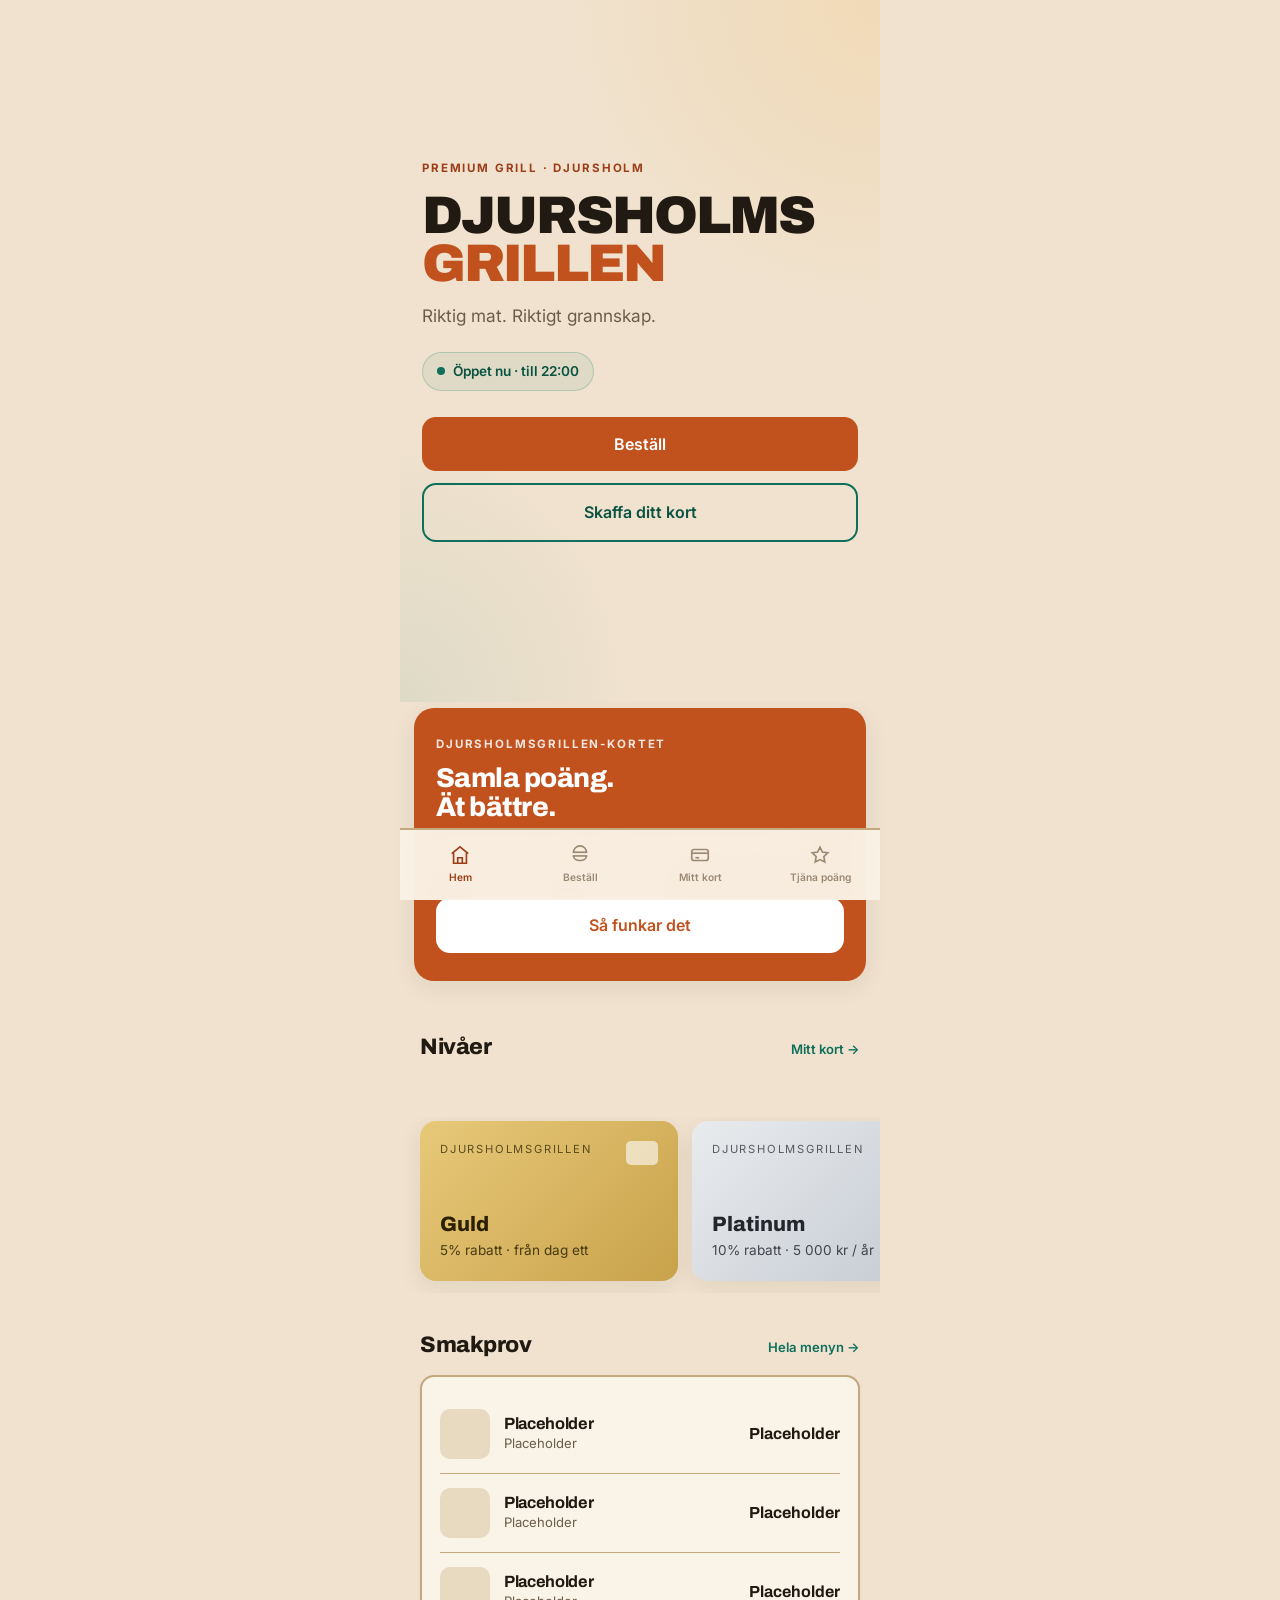
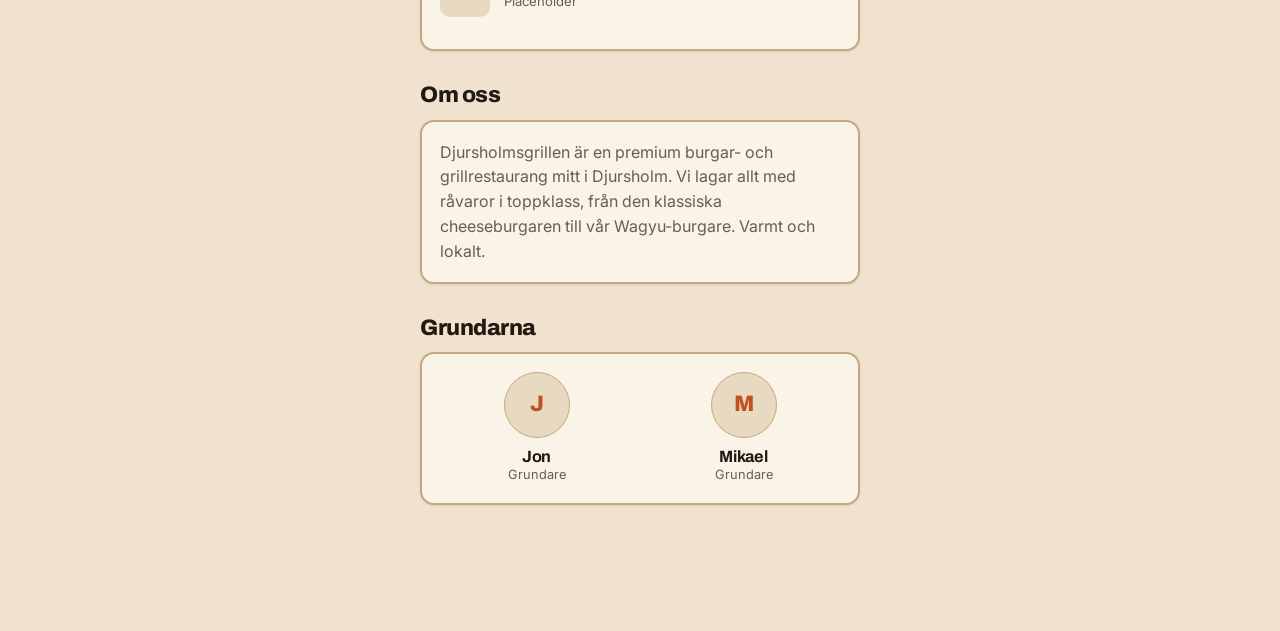
<file: index.html>
<!DOCTYPE html>
<html lang="sv">
<head>
  <meta charset="UTF-8" />
  <meta name="viewport" content="width=device-width, initial-scale=1.0, viewport-fit=cover" />
  <meta name="theme-color" content="#f0e2ce" />
  <title>Djursholmsgrillen</title>
  <link rel="preconnect" href="https://fonts.googleapis.com" />
  <link rel="preconnect" href="https://fonts.gstatic.com" crossorigin />
  <link rel="stylesheet" href="css/styles.css" />
</head>
<body>

  <!-- falling sakura petals -->
  <div class="petals" id="petals"></div>

  <!-- ============ HERO ============ -->
  <header class="hero">
    <!-- sakura branch decoration -->
    <svg class="sakura-branch" viewBox="0 0 200 200" fill="none" xmlns="http://www.w3.org/2000/svg" aria-hidden="true">
      <path d="M200 8 C150 22 120 40 96 74 C80 96 70 122 66 150" stroke="#5a3a48" stroke-width="3" stroke-linecap="round"/>
      <path d="M150 30 C140 44 132 52 118 58" stroke="#5a3a48" stroke-width="2.4" stroke-linecap="round"/>
      <path d="M104 66 C112 54 122 48 138 46" stroke="#5a3a48" stroke-width="2.2" stroke-linecap="round"/>
      <g fill="#ff8fb4">
        <g transform="translate(184,10)"><circle r="4" cx="0" cy="-7"/><circle r="4" cx="6.7" cy="-2.2"/><circle r="4" cx="4.1" cy="5.7"/><circle r="4" cx="-4.1" cy="5.7"/><circle r="4" cx="-6.7" cy="-2.2"/><circle r="3" cx="0" cy="0" fill="#ffd24d"/></g>
        <g transform="translate(150,30)"><circle r="4.5" cx="0" cy="-8"/><circle r="4.5" cx="7.6" cy="-2.5"/><circle r="4.5" cx="4.7" cy="6.5"/><circle r="4.5" cx="-4.7" cy="6.5"/><circle r="4.5" cx="-7.6" cy="-2.5"/><circle r="3.2" cx="0" cy="0" fill="#ffd24d"/></g>
        <g transform="translate(112,60)"><circle r="4.5" cx="0" cy="-8"/><circle r="4.5" cx="7.6" cy="-2.5"/><circle r="4.5" cx="4.7" cy="6.5"/><circle r="4.5" cx="-4.7" cy="6.5"/><circle r="4.5" cx="-7.6" cy="-2.5"/><circle r="3.2" cx="0" cy="0" fill="#ffd24d"/></g>
        <g transform="translate(90,92)"><circle r="5" cx="0" cy="-9"/><circle r="5" cx="8.6" cy="-2.8"/><circle r="5" cx="5.3" cy="7.3"/><circle r="5" cx="-5.3" cy="7.3"/><circle r="5" cx="-8.6" cy="-2.8"/><circle r="3.5" cx="0" cy="0" fill="#ffd24d"/></g>
        <g transform="translate(74,132)"><circle r="4" cx="0" cy="-7"/><circle r="4" cx="6.7" cy="-2.2"/><circle r="4" cx="4.1" cy="5.7"/><circle r="4" cx="-4.1" cy="5.7"/><circle r="4" cx="-6.7" cy="-2.2"/><circle r="2.8" cx="0" cy="0" fill="#ffd24d"/></g>
      </g>
    </svg>

    <div class="hero-eyebrow eyebrow">Premium grill · Djursholm</div>
    <h1 class="wordmark">
      Djursholms<span class="line-2">grillen</span>
    </h1>
    <p class="tagline">Riktig mat. Riktigt grannskap.</p>

    <div class="open-badge">
      <span class="dot"></span> Öppet nu · till 22:00
    </div>

    <div class="cta-stack">
      <a href="bestall.html" class="btn btn-primary">Beställ</a>
      <a href="mitt-kort.html" class="btn btn-ghost">Skaffa ditt kort</a>
    </div>

    <div class="scroll-cue">⌄</div>
  </header>

  <!-- ============ LOYALTY BAND ============ -->
  <section class="band reveal">
    <div class="eyebrow">Djursholmsgrillen-kortet</div>
    <h2>Samla poäng.<br />Ät bättre.</h2>
    <p>Varje köp ger poäng. Klättra i nivå, lås upp rabatter och belöningar för hela familjen.</p>
    <a href="tjana-poang.html" class="btn btn-primary">Så funkar det</a>
  </section>

  <main class="page">

    <!-- ============ TIER CARDS ============ -->
    <section class="section reveal">
      <div class="section-head">
        <h2>Nivåer</h2>
        <a href="mitt-kort.html">Mitt kort →</a>
      </div>
    </section>
  </main>

  <div class="tier-scroll reveal">
    <div class="tier-card guld">
      <div style="display:flex;justify-content:space-between;align-items:flex-start;">
        <div class="tier-brand">Djursholmsgrillen</div>
        <div class="chip"></div>
      </div>
      <div>
        <div class="tier-name">Guld</div>
        <div class="tier-disc">5% rabatt · från dag ett</div>
      </div>
    </div>
    <div class="tier-card platinum">
      <div style="display:flex;justify-content:space-between;align-items:flex-start;">
        <div class="tier-brand">Djursholmsgrillen</div>
        <div class="chip"></div>
      </div>
      <div>
        <div class="tier-name">Platinum</div>
        <div class="tier-disc">10% rabatt · 5 000 kr / år</div>
      </div>
    </div>
    <div class="tier-card black">
      <div style="display:flex;justify-content:space-between;align-items:flex-start;">
        <div class="tier-brand">Djursholmsgrillen</div>
        <div class="chip"></div>
      </div>
      <div>
        <div class="tier-name">Black</div>
        <div class="tier-disc">15% rabatt · 10 000 kr / år</div>
      </div>
    </div>
  </div>

  <main class="page" style="padding-top:8px;">

    <!-- ============ MENU TEASER ============ -->
    <section class="section reveal">
      <div class="section-head">
        <h2>Smakprov</h2>
        <a href="bestall.html">Hela menyn →</a>
      </div>
      <div class="card">
        <div class="menu-item">
          <div class="thumb"></div>
          <div class="info">
            <h3>Placeholder</h3>
            <p>Placeholder</p>
          </div>
          <div class="price">Placeholder</div>
        </div>
        <div class="menu-item">
          <div class="thumb"></div>
          <div class="info">
            <h3>Placeholder</h3>
            <p>Placeholder</p>
          </div>
          <div class="price">Placeholder</div>
        </div>
        <div class="menu-item">
          <div class="thumb"></div>
          <div class="info">
            <h3>Placeholder</h3>
            <p>Placeholder</p>
          </div>
          <div class="price">Placeholder</div>
        </div>
      </div>
    </section>

    <!-- ============ ABOUT ============ -->
    <section class="section reveal">
      <h2>Om oss</h2>
      <div class="card">
        <p class="muted">
          Djursholmsgrillen är en premium burgar- och grillrestaurang mitt i
          Djursholm. Vi lagar allt med råvaror i toppklass, från den klassiska
          cheeseburgaren till vår Wagyu-burgare. Varmt och lokalt.
        </p>
      </div>
    </section>

    <!-- ============ FOUNDERS ============ -->
    <section class="section reveal">
      <h2>Grundarna</h2>
      <div class="card">
        <div class="founders">
          <div class="founder">
            <div class="avatar">J</div>
            <h3>Jon</h3>
            <p class="muted" style="font-size:0.8rem;">Grundare</p>
          </div>
          <div class="founder">
            <div class="avatar">M</div>
            <h3>Mikael</h3>
            <p class="muted" style="font-size:0.8rem;">Grundare</p>
          </div>
        </div>
      </div>
    </section>

  </main>

  <script src="js/app.js"></script>
</body>
</html>
</file>
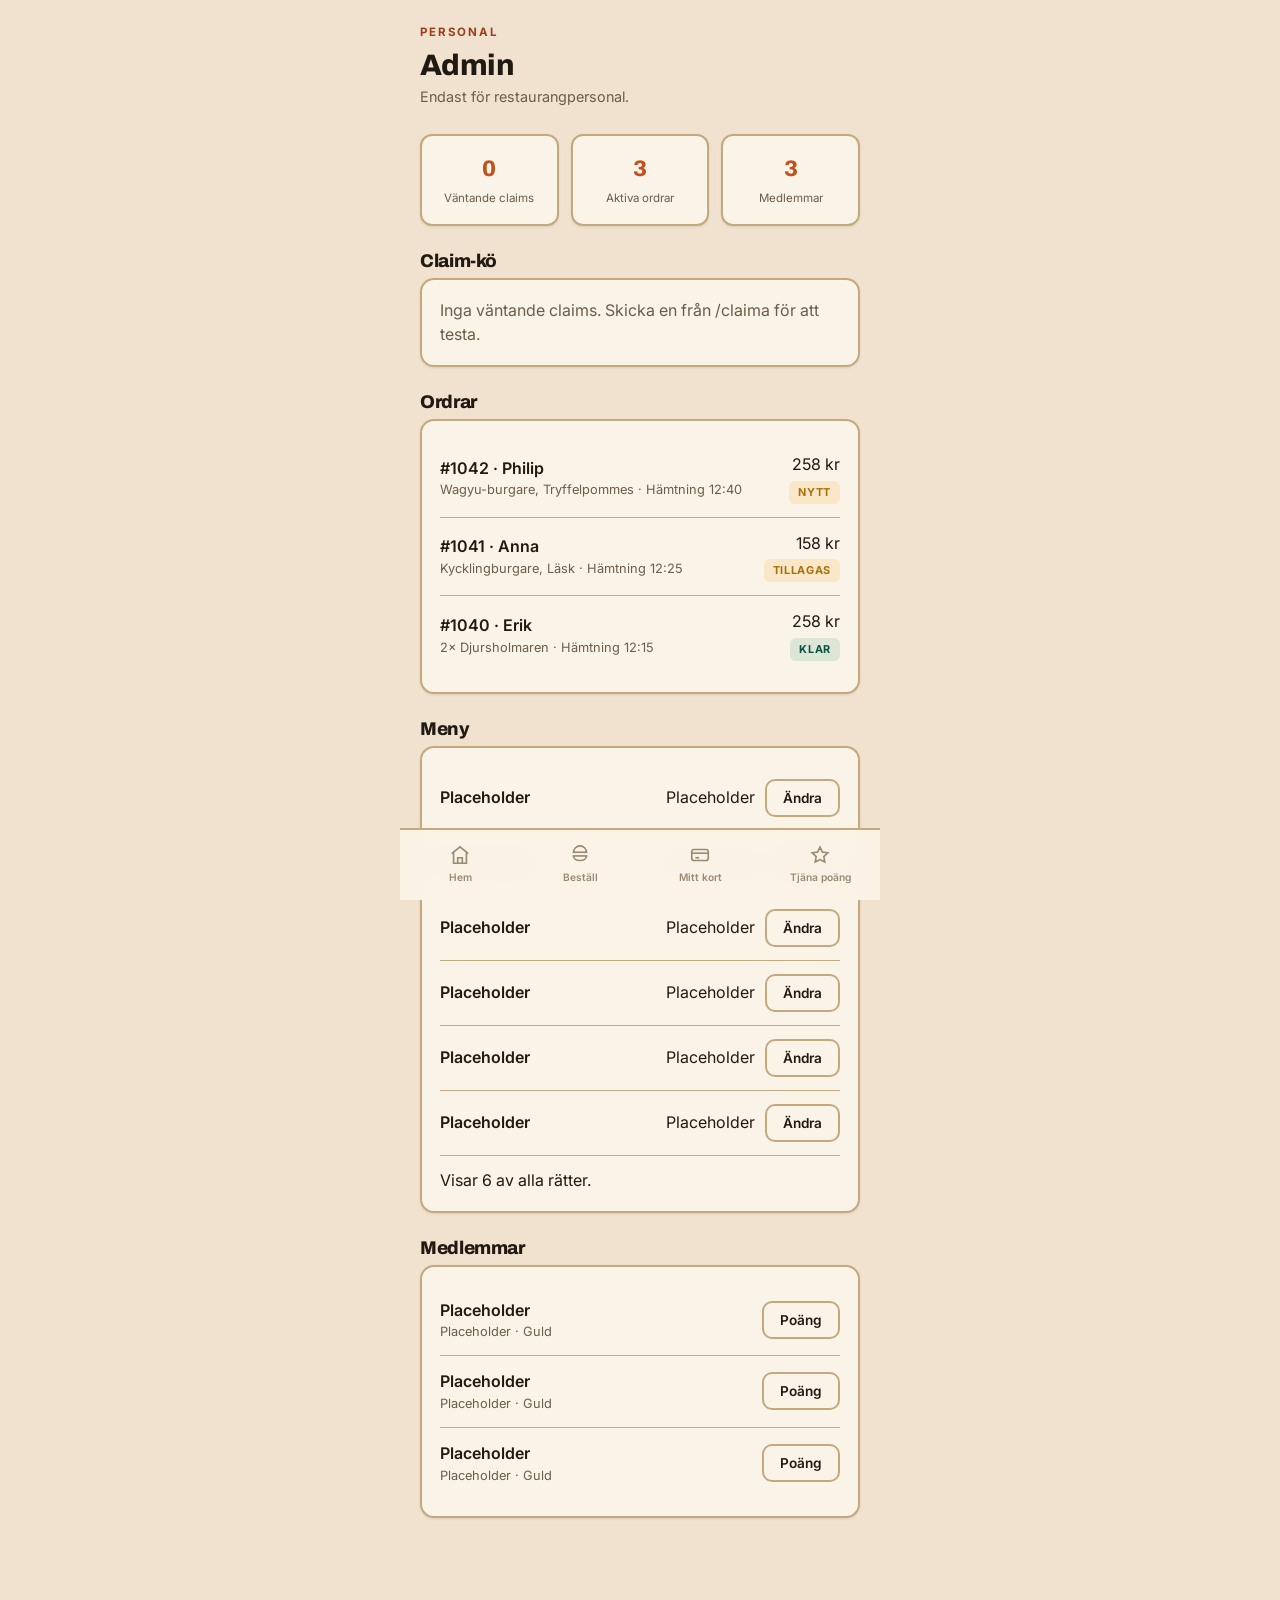
<file: admin.html>
<!DOCTYPE html>
<html lang="sv">
<head>
  <meta charset="UTF-8" />
  <meta name="viewport" content="width=device-width, initial-scale=1.0, viewport-fit=cover" />
  <meta name="theme-color" content="#0a0a0d" />
  <title>Admin · Djursholmsgrillen</title>
  <link rel="preconnect" href="https://fonts.googleapis.com" />
  <link rel="preconnect" href="https://fonts.gstatic.com" crossorigin />
  <link rel="stylesheet" href="css/styles.css" />
</head>
<body>
  <div class="petals" id="petals"></div>

  <header class="page-head">
    <div class="eyebrow">Personal</div>
    <h1>Admin</h1>
    <p>Endast för restaurangpersonal.</p>
  </header>

  <main class="page" id="admin"></main>

  <script src="js/data.js"></script>
  <script src="js/app.js"></script>
  <script src="js/admin.js"></script>
</body>
</html>
</file>
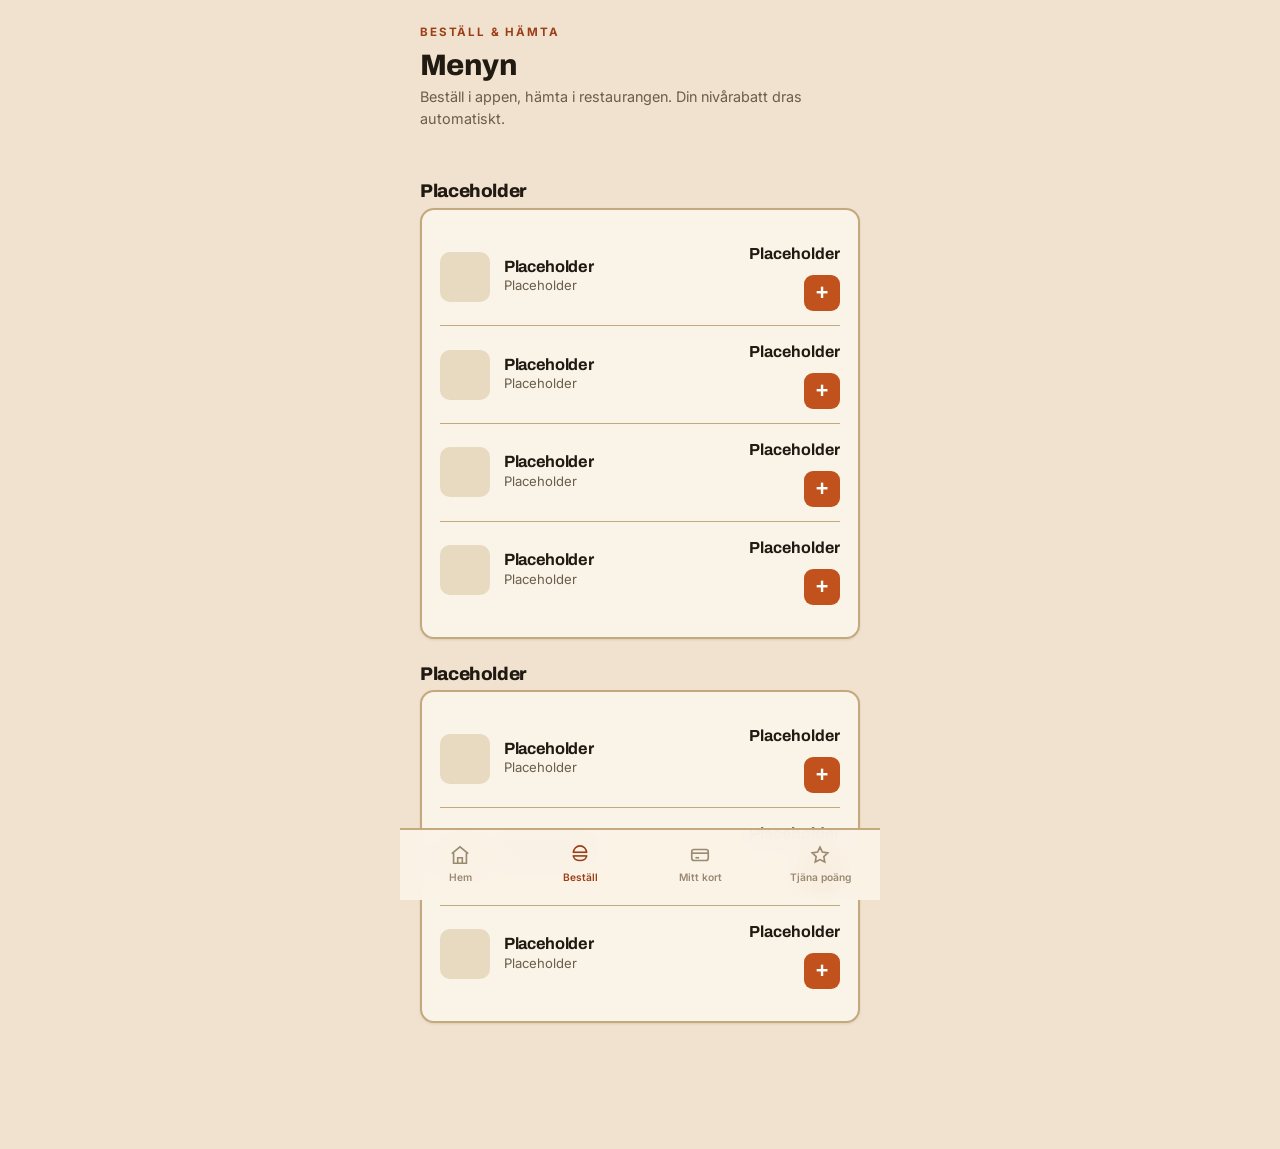
<file: bestall.html>
<!DOCTYPE html>
<html lang="sv">
<head>
  <meta charset="UTF-8" />
  <meta name="viewport" content="width=device-width, initial-scale=1.0, viewport-fit=cover" />
  <meta name="theme-color" content="#0a0a0d" />
  <title>Beställ · Djursholmsgrillen</title>
  <link rel="preconnect" href="https://fonts.googleapis.com" />
  <link rel="preconnect" href="https://fonts.gstatic.com" crossorigin />
  <link rel="stylesheet" href="css/styles.css" />
</head>
<body>
  <div class="petals" id="petals"></div>

  <header class="page-head">
    <div class="eyebrow">Beställ &amp; hämta</div>
    <h1>Menyn</h1>
    <p>Beställ i appen, hämta i restaurangen. Din nivårabatt dras automatiskt.</p>
  </header>

  <main class="page" id="menu"></main>

  <a class="cart-bar hidden" id="cartBar" href="kassa.html">
    <span><span class="cart-count" id="cartCount">0</span> i varukorgen</span>
    <span id="cartSum">0 kr</span>
  </a>

  <script src="js/data.js"></script>
  <script src="js/app.js"></script>
  <script src="js/bestall.js"></script>
</body>
</html>
</file>
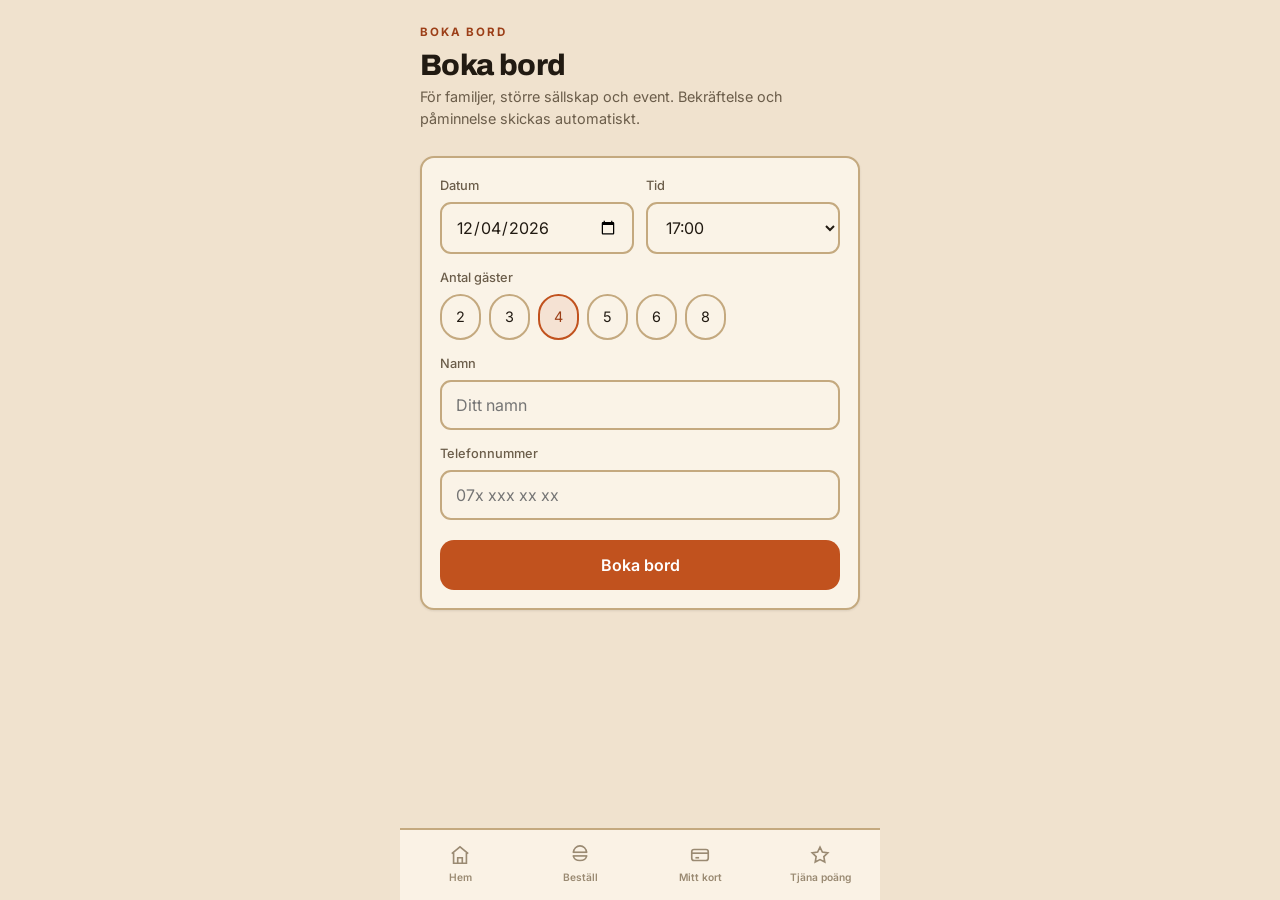
<file: boka.html>
<!DOCTYPE html>
<html lang="sv">
<head>
  <meta charset="UTF-8" />
  <meta name="viewport" content="width=device-width, initial-scale=1.0, viewport-fit=cover" />
  <meta name="theme-color" content="#0a0a0d" />
  <title>Boka bord · Djursholmsgrillen</title>
  <link rel="preconnect" href="https://fonts.googleapis.com" />
  <link rel="preconnect" href="https://fonts.gstatic.com" crossorigin />
  <link rel="stylesheet" href="css/styles.css" />
</head>
<body>
  <div class="petals" id="petals"></div>

  <header class="page-head">
    <div class="eyebrow">Boka bord</div>
    <h1>Boka bord</h1>
    <p>För familjer, större sällskap och event. Bekräftelse och påminnelse skickas automatiskt.</p>
  </header>

  <main class="page" id="booking"></main>

  <script src="js/data.js"></script>
  <script src="js/app.js"></script>
  <script src="js/boka.js"></script>
</body>
</html>
</file>
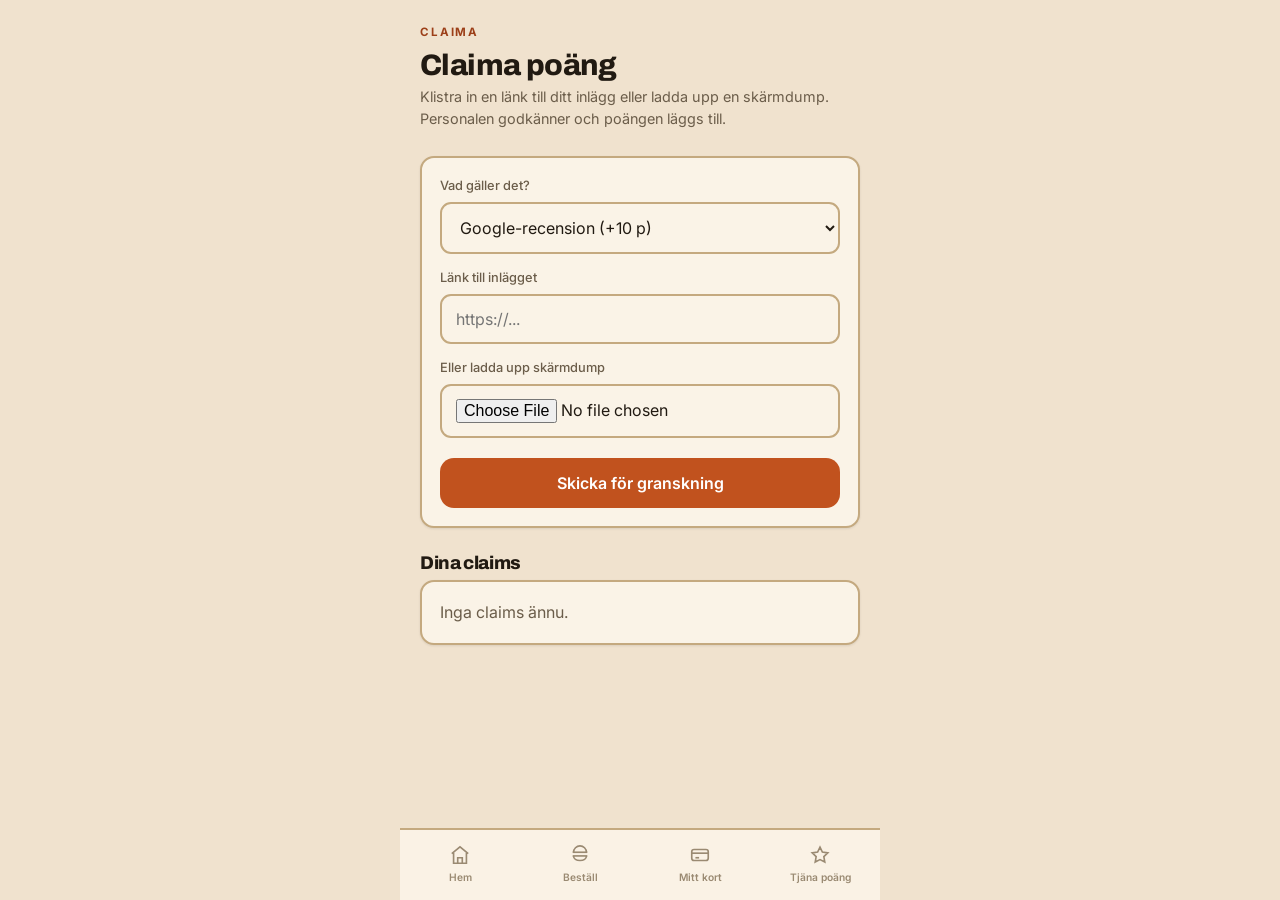
<file: claima.html>
<!DOCTYPE html>
<html lang="sv">
<head>
  <meta charset="UTF-8" />
  <meta name="viewport" content="width=device-width, initial-scale=1.0, viewport-fit=cover" />
  <meta name="theme-color" content="#0a0a0d" />
  <title>Claima poäng · Djursholmsgrillen</title>
  <link rel="preconnect" href="https://fonts.googleapis.com" />
  <link rel="preconnect" href="https://fonts.gstatic.com" crossorigin />
  <link rel="stylesheet" href="css/styles.css" />
</head>
<body>
  <div class="petals" id="petals"></div>

  <header class="page-head">
    <div class="eyebrow">Claima</div>
    <h1>Claima poäng</h1>
    <p>Klistra in en länk till ditt inlägg eller ladda upp en skärmdump. Personalen godkänner och poängen läggs till.</p>
  </header>

  <main class="page" id="claim"></main>

  <script src="js/data.js"></script>
  <script src="js/app.js"></script>
  <script src="js/claima.js"></script>
</body>
</html>
</file>
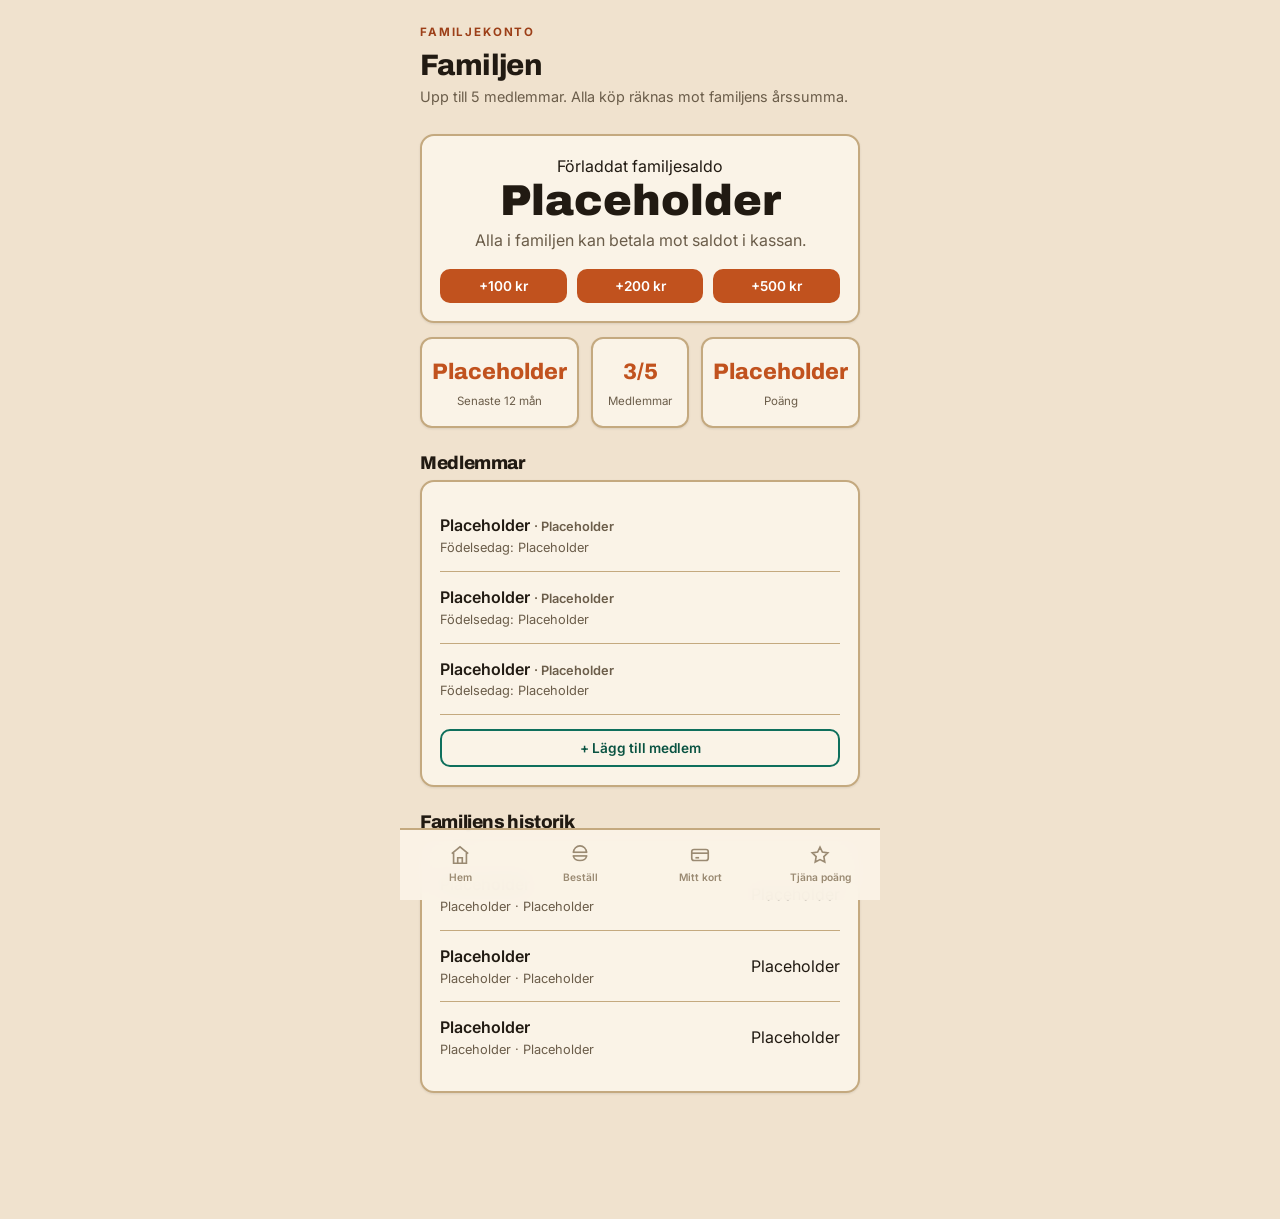
<file: familj.html>
<!DOCTYPE html>
<html lang="sv">
<head>
  <meta charset="UTF-8" />
  <meta name="viewport" content="width=device-width, initial-scale=1.0, viewport-fit=cover" />
  <meta name="theme-color" content="#0a0a0d" />
  <title>Familj · Djursholmsgrillen</title>
  <link rel="preconnect" href="https://fonts.googleapis.com" />
  <link rel="preconnect" href="https://fonts.gstatic.com" crossorigin />
  <link rel="stylesheet" href="css/styles.css" />
</head>
<body>
  <div class="petals" id="petals"></div>

  <header class="page-head">
    <div class="eyebrow">Familjekonto</div>
    <h1>Familjen</h1>
    <p>Upp till 5 medlemmar. Alla köp räknas mot familjens årssumma.</p>
  </header>

  <main class="page" id="family"></main>

  <script src="js/data.js"></script>
  <script src="js/app.js"></script>
  <script src="js/familj.js"></script>
</body>
</html>
</file>
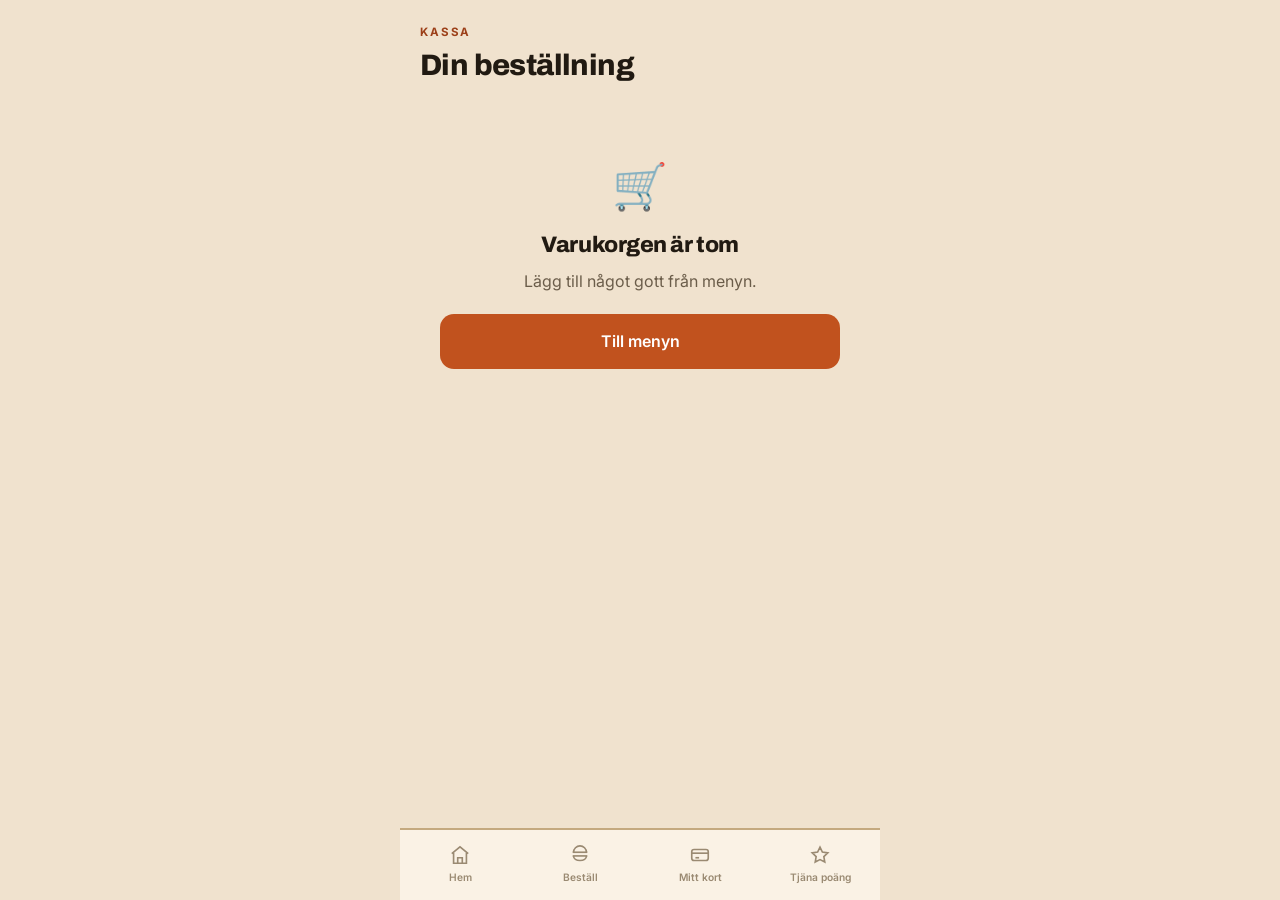
<file: kassa.html>
<!DOCTYPE html>
<html lang="sv">
<head>
  <meta charset="UTF-8" />
  <meta name="viewport" content="width=device-width, initial-scale=1.0, viewport-fit=cover" />
  <meta name="theme-color" content="#0a0a0d" />
  <title>Kassa · Djursholmsgrillen</title>
  <link rel="preconnect" href="https://fonts.googleapis.com" />
  <link rel="preconnect" href="https://fonts.gstatic.com" crossorigin />
  <link rel="stylesheet" href="css/styles.css" />
</head>
<body>
  <div class="petals" id="petals"></div>

  <header class="page-head">
    <div class="eyebrow">Kassa</div>
    <h1>Din beställning</h1>
  </header>

  <main class="page" id="checkout"></main>

  <script src="js/data.js"></script>
  <script src="js/app.js"></script>
  <script src="js/kassa.js"></script>
</body>
</html>
</file>
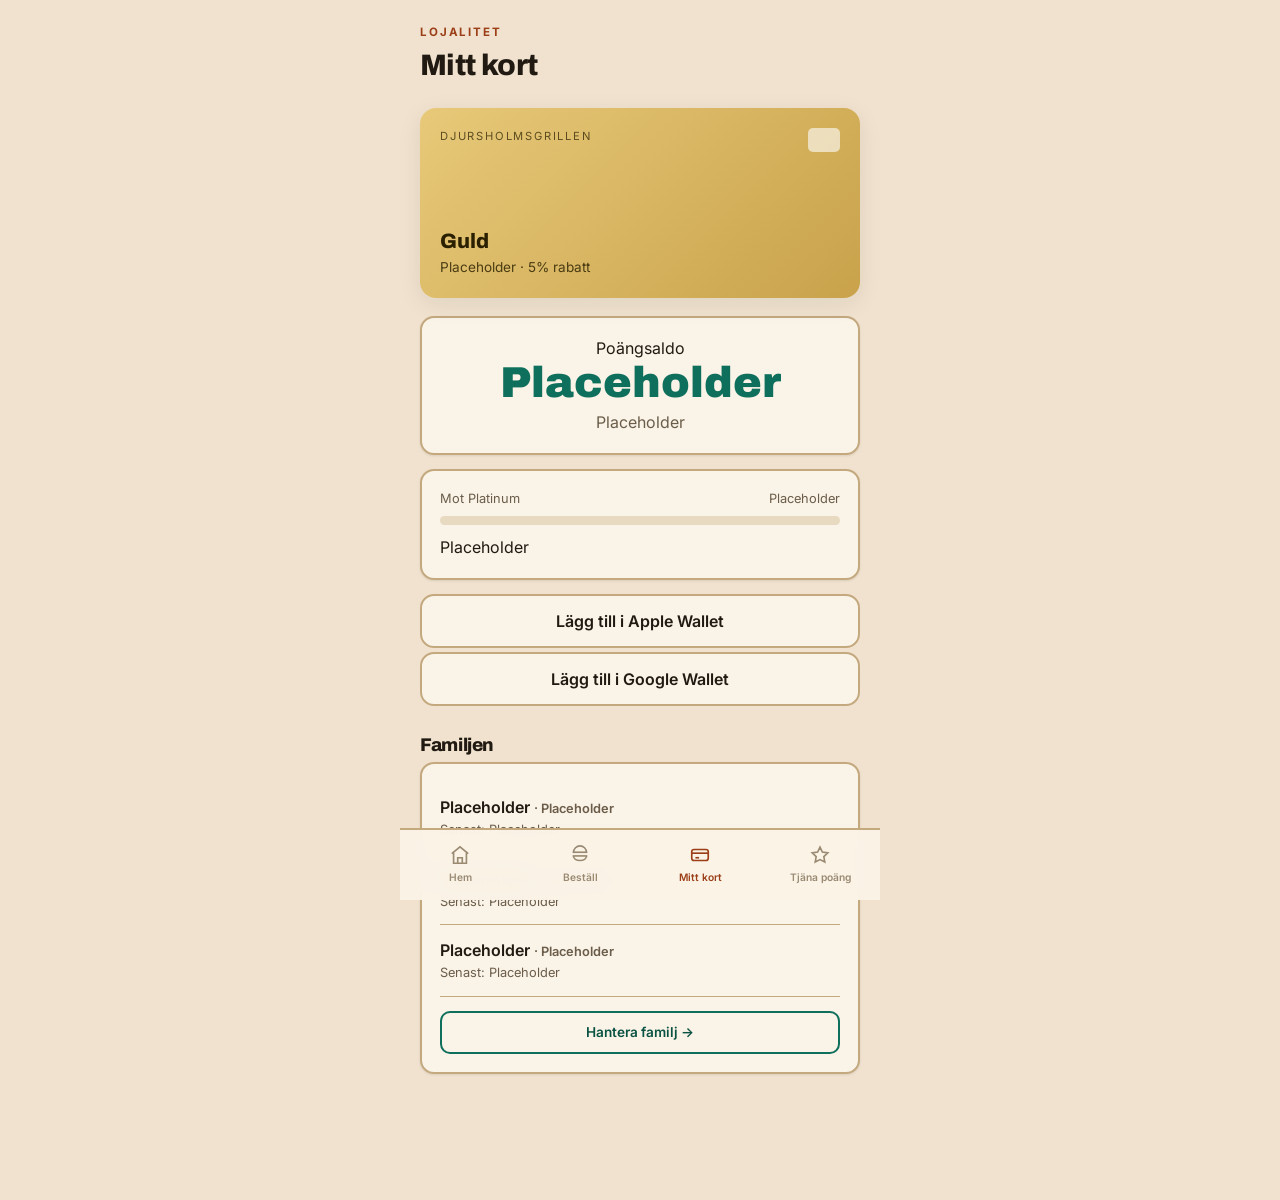
<file: mitt-kort.html>
<!DOCTYPE html>
<html lang="sv">
<head>
  <meta charset="UTF-8" />
  <meta name="viewport" content="width=device-width, initial-scale=1.0, viewport-fit=cover" />
  <meta name="theme-color" content="#0a0a0d" />
  <title>Mitt kort · Djursholmsgrillen</title>
  <link rel="preconnect" href="https://fonts.googleapis.com" />
  <link rel="preconnect" href="https://fonts.gstatic.com" crossorigin />
  <link rel="stylesheet" href="css/styles.css" />
</head>
<body>
  <div class="petals" id="petals"></div>

  <header class="page-head">
    <div class="eyebrow">Lojalitet</div>
    <h1>Mitt kort</h1>
  </header>

  <main class="page" id="card"></main>

  <script src="js/data.js"></script>
  <script src="js/app.js"></script>
  <script src="js/mitt-kort.js"></script>
</body>
</html>
</file>
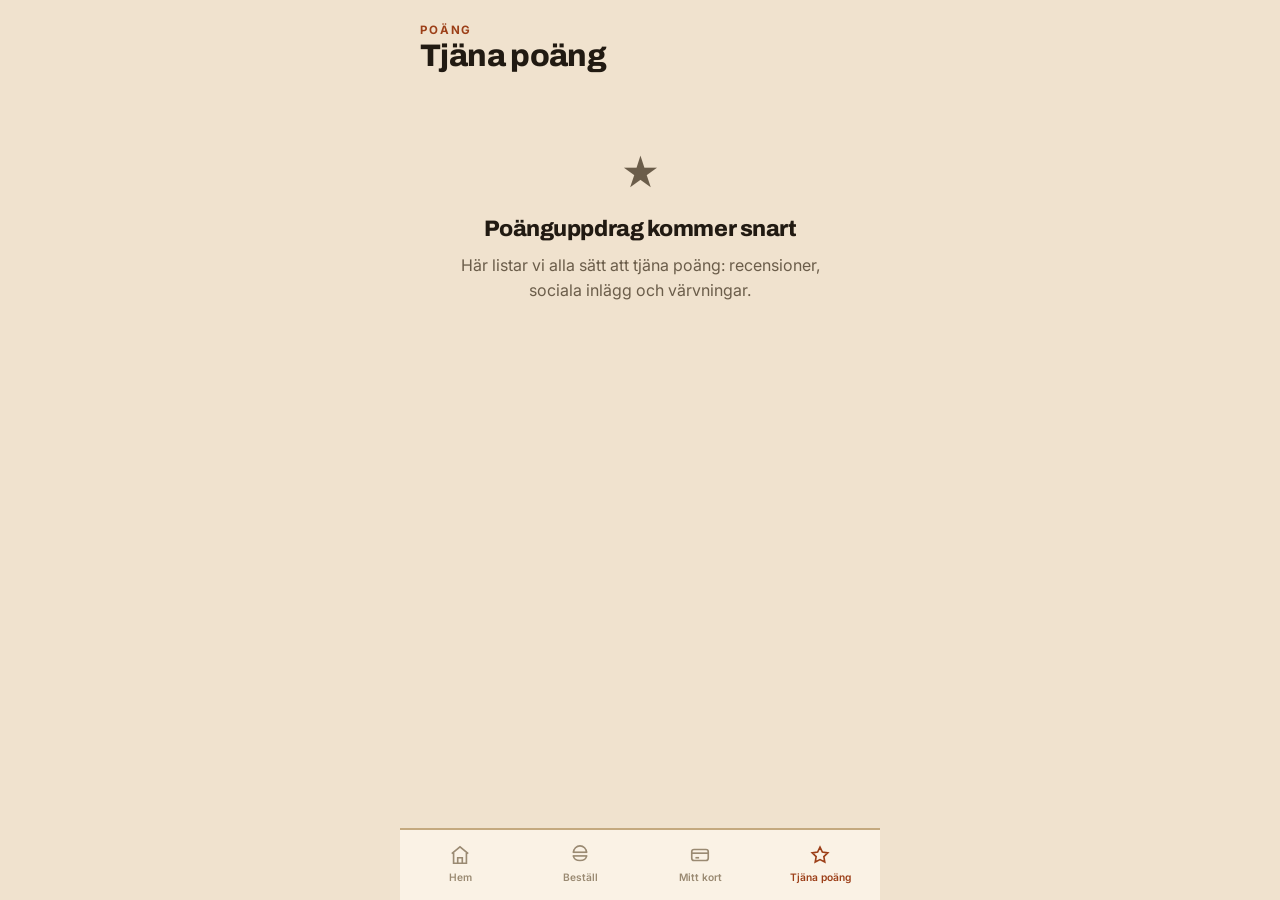
<file: tjana-poang.html>
<!DOCTYPE html>
<html lang="sv">
<head>
  <meta charset="UTF-8" />
  <meta name="viewport" content="width=device-width, initial-scale=1.0, viewport-fit=cover" />
  <meta name="theme-color" content="#0e0e0f" />
  <title>Tjäna poäng &middot; Djursholmsgrillen</title>
  <link rel="stylesheet" href="css/styles.css" />
</head>
<body>
  <main class="page">
    <div class="eyebrow">Poäng</div>
    <h1>Tjäna poäng</h1>
    <div class="stub">
      <div class="big">★</div>
      <h2>Poänguppdrag kommer snart</h2>
      <p>Här listar vi alla sätt att tjäna poäng: recensioner, sociala inlägg och värvningar.</p>
    </div>
  </main>
  <script src="js/app.js"></script>
</body>
</html>
</file>
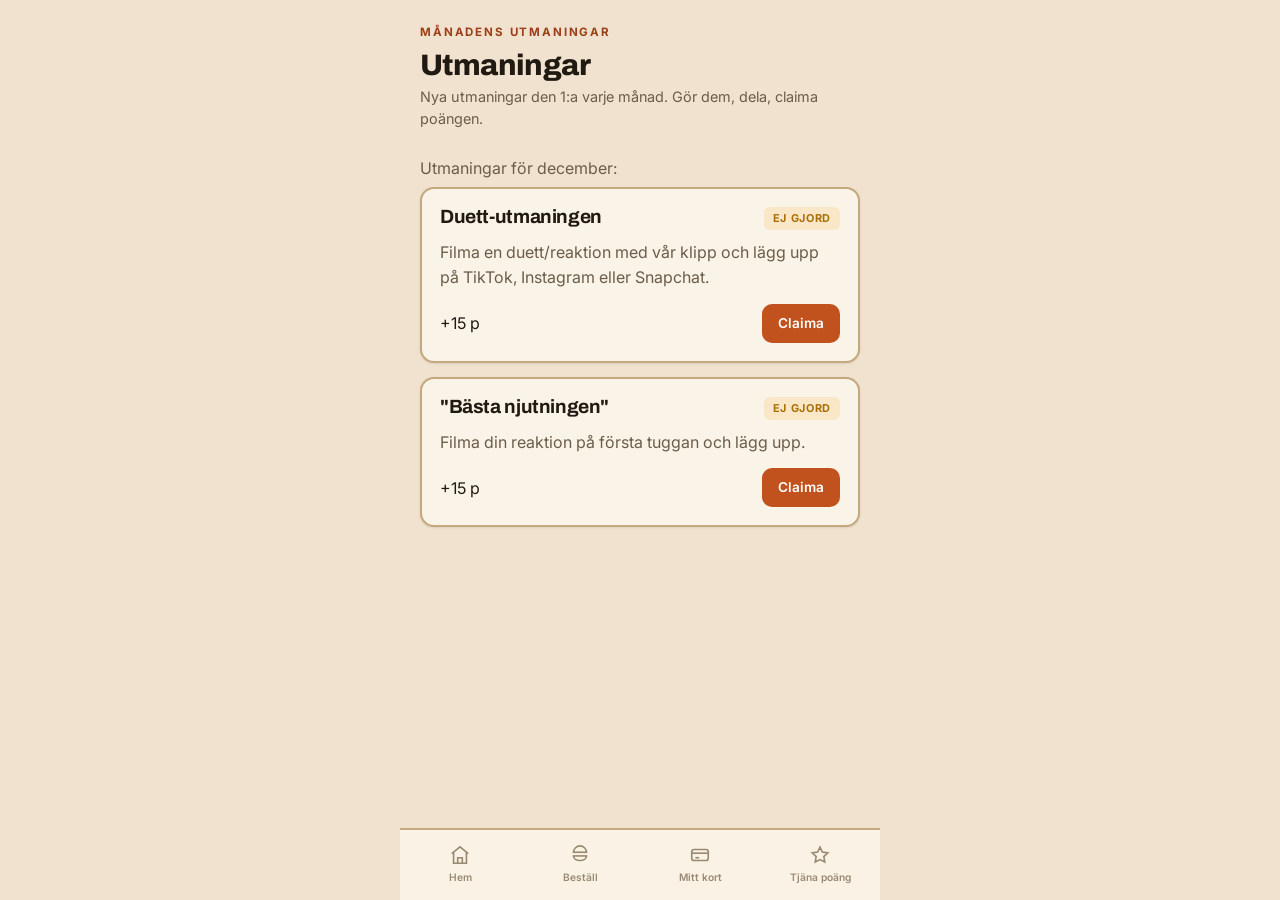
<file: utmaningar.html>
<!DOCTYPE html>
<html lang="sv">
<head>
  <meta charset="UTF-8" />
  <meta name="viewport" content="width=device-width, initial-scale=1.0, viewport-fit=cover" />
  <meta name="theme-color" content="#0a0a0d" />
  <title>Utmaningar · Djursholmsgrillen</title>
  <link rel="preconnect" href="https://fonts.googleapis.com" />
  <link rel="preconnect" href="https://fonts.gstatic.com" crossorigin />
  <link rel="stylesheet" href="css/styles.css" />
</head>
<body>
  <div class="petals" id="petals"></div>

  <header class="page-head">
    <div class="eyebrow">Månadens utmaningar</div>
    <h1>Utmaningar</h1>
    <p>Nya utmaningar den 1:a varje månad. Gör dem, dela, claima poängen.</p>
  </header>

  <main class="page" id="challenges"></main>

  <script src="js/data.js"></script>
  <script src="js/app.js"></script>
  <script src="js/utmaningar.js"></script>
</body>
</html>
</file>
<file: css/styles.css>
/* ============================================================
   Djursholmsgrillen — Design System (mobile-first)
   Clean, bright, restrained motion.
   ============================================================ */

@import url("https://fonts.googleapis.com/css2?family=Archivo:wght@600;700;800;900&family=Inter:wght@400;500;600;700&display=swap");

:root {
  /* Neutrals — warm, no white */
  --bg: #f0e2ce;           /* warm tan background */
  --surface: #faf3e7;      /* warm cream cards (not white) */
  --surface-2: #e8d9c1;    /* inputs / thumbs */
  --ink: #211a12;          /* warm near-black */
  --muted: #6b5d4a;        /* warm muted, clear */
  --dim: #9a8a72;          /* nav inactive, still legible */
  --border: #c4a97f;       /* strong warm border */
  --border-w: 2px;

  /* Brand — darker orange */
  --coral: #c1521e;        /* primary fill (buttons) */
  --coral-dark: #a3431a;   /* hover */
  --coral-text: #9c3f18;   /* orange used as TEXT on warm bg */
  --teal: #0e6f5c;         /* points / success */
  --teal-dark: #0a5342;
  --yellow: #cf8712;       /* highlight, tuned for warm bg */
  --sky: #2f7fd4;

  /* Tier colours */
  --gold: #c9a24b;
  --silver: #b8bcc2;

  /* Shape */
  --radius: 14px;
  --radius-lg: 20px;
  --radius-sm: 10px;
  --nav-height: 72px;
  --max-width: 480px;

  /* Type */
  --display: "Archivo", "Segoe UI", system-ui, sans-serif;
  --body: "Inter", "Segoe UI", system-ui, sans-serif;

  /* Motion */
  --ease: cubic-bezier(0.22, 1, 0.36, 1);

  /* Shadow */
  --shadow-sm: 0 1px 3px rgba(28, 27, 26, 0.06), 0 1px 2px rgba(28, 27, 26, 0.04);
  --shadow: 0 6px 24px rgba(28, 27, 26, 0.08);
}

* { box-sizing: border-box; margin: 0; padding: 0; }
html { scroll-behavior: smooth; }

body {
  background: var(--bg);
  color: var(--ink);
  font-family: var(--body);
  line-height: 1.55;
  -webkit-font-smoothing: antialiased;
  text-rendering: optimizeLegibility;
  max-width: var(--max-width);
  margin: 0 auto;
  padding-bottom: var(--nav-height);
  min-height: 100vh;
  position: relative;
}

a { color: inherit; text-decoration: none; }
.page { padding: 22px 20px 40px; }

/* ---------- Typography ---------- */
h1, h2, h3 { font-family: var(--display); letter-spacing: -0.02em; line-height: 1.08; color: var(--ink); }
h1 { font-size: 1.95rem; font-weight: 800; }
h2 { font-size: 1.4rem; font-weight: 800; margin-bottom: 12px; }
h3 { font-size: 1.02rem; font-weight: 700; }
.muted { color: var(--muted); }
.eyebrow {
  font-family: var(--body);
  text-transform: uppercase;
  letter-spacing: 0.16em;
  font-size: 0.72rem;
  color: var(--coral-text);
  font-weight: 700;
}

/* ---------- Buttons ---------- */
.btn {
  display: inline-flex; align-items: center; justify-content: center;
  gap: 8px; padding: 15px 22px;
  border-radius: var(--radius);
  font-family: var(--body); font-size: 1rem; font-weight: 600;
  border: none; cursor: pointer; width: 100%;
  transition: transform 0.1s var(--ease), background 0.15s, box-shadow 0.15s;
}
.btn:active { transform: scale(0.98); }
.btn-primary { background: var(--coral); color: #fff; }
.btn-primary:hover { background: var(--coral-dark); }
.btn-secondary { background: var(--surface); color: var(--ink); border: var(--border-w) solid var(--border); }
.btn-secondary:hover { background: var(--surface-2); }
.btn-ghost { background: transparent; color: var(--teal-dark); border: var(--border-w) solid var(--teal); }
.btn-ghost:hover { background: rgba(14, 111, 92, 0.08); }

/* ---------- Cards ---------- */
.card {
  background: var(--surface);
  border: var(--border-w) solid var(--border);
  border-radius: var(--radius);
  padding: 18px;
  margin-bottom: 14px;
  box-shadow: var(--shadow-sm);
}

/* ============================================================
   HERO — clean, light
   ============================================================ */
.hero {
  position: relative;
  min-height: 78vh;
  display: flex; flex-direction: column; justify-content: center;
  padding: 40px 22px;
  overflow: hidden;
  background:
    radial-gradient(120% 80% at 100% 0%, rgba(245, 166, 35, 0.14), transparent 55%),
    radial-gradient(90% 70% at 0% 100%, rgba(15, 123, 103, 0.08), transparent 55%),
    var(--bg);
}
.sakura-branch { display: none; }  /* keep it clean */

.hero .hero-eyebrow { margin-bottom: 14px; }
.hero .wordmark {
  font-family: var(--display); font-weight: 900;
  font-size: clamp(2.4rem, 13vw, 3.3rem);
  line-height: 0.92; letter-spacing: -0.035em; text-transform: uppercase;
  color: var(--ink);
}
.hero .wordmark .line-2 { color: var(--coral); display: block; }
.hero .tagline { color: var(--muted); margin-top: 14px; font-size: 1.08rem; max-width: 24ch; }

/* open-now badge */
.open-badge {
  display: inline-flex; align-items: center; gap: 8px;
  align-self: flex-start;
  margin: 22px 0 4px;
  padding: 8px 14px;
  border-radius: 999px;
  font-size: 0.85rem; font-weight: 600;
  color: var(--teal-dark);
  background: rgba(15, 123, 103, 0.08);
  border: 1px solid rgba(15, 123, 103, 0.22);
}
.open-badge .dot { width: 8px; height: 8px; border-radius: 50%; background: var(--teal); }

.cta-stack { display: flex; flex-direction: column; gap: 12px; margin-top: 22px; }

/* remove decorative motion elements */
.petals { display: none !important; }
.scroll-cue { display: none; }

/* ============================================================
   LOYALTY BAND
   ============================================================ */
.band {
  margin: 6px 14px 0; padding: 28px 22px;
  border-radius: var(--radius-lg);
  background: var(--coral);
  color: #fff;
  box-shadow: var(--shadow);
}
.band .eyebrow { color: rgba(255, 255, 255, 0.85); margin-bottom: 10px; }
.band h2 { color: #fff; font-size: 1.7rem; margin-bottom: 8px; }
.band p { color: rgba(255, 255, 255, 0.9); margin-bottom: 18px; }
.band .btn-primary { background: #fff; color: var(--coral); }
.band .btn-primary:hover { background: rgba(255, 255, 255, 0.9); }

/* ============================================================
   TIER CARDS
   ============================================================ */
.tier-scroll { display: flex; gap: 14px; overflow-x: auto; padding: 4px 20px 12px; scroll-snap-type: x mandatory; scrollbar-width: none; }
.tier-scroll::-webkit-scrollbar { display: none; }
.tier-card {
  scroll-snap-align: center; min-width: 258px; height: 160px;
  border-radius: 16px; padding: 20px;
  display: flex; flex-direction: column; justify-content: space-between;
  position: relative; overflow: hidden; box-shadow: var(--shadow);
}
.tier-card .tier-name { font-family: var(--display); font-weight: 800; font-size: 1.3rem; }
.tier-card .tier-disc { font-size: 0.85rem; opacity: 0.82; }
.tier-card .tier-brand { font-size: 0.7rem; text-transform: uppercase; letter-spacing: 0.16em; opacity: 0.72; }
.tier-card .chip { width: 32px; height: 24px; border-radius: 5px; background: rgba(255, 255, 255, 0.6); }
.tier-card.guld { background: linear-gradient(135deg, #e7c979, #c9a24b); color: #2a2000; }
.tier-card.platinum { background: linear-gradient(135deg, #e9ebee, #c3c9d0); color: #23262b; }
.tier-card.black { background: #1c1b1a; color: #f6f3ec; }
.tier-card.black .tier-name { color: var(--yellow); }

/* ============================================================
   MENU
   ============================================================ */
.menu-item { display: flex; align-items: center; gap: 14px; padding: 14px 0; border-bottom: 1px solid var(--border); }
.menu-item:last-child { border-bottom: none; }
.menu-item .thumb { width: 50px; height: 50px; border-radius: 10px; background: var(--surface-2); display: flex; align-items: center; justify-content: center; font-size: 1.4rem; flex-shrink: 0; }
.menu-item .info { flex: 1; min-width: 0; }
.menu-item .info h3 { display: flex; align-items: center; gap: 8px; }
.menu-item .info p { font-size: 0.82rem; color: var(--muted); }
.menu-item .price { font-family: var(--display); font-weight: 700; color: var(--ink); white-space: nowrap; }
.tag-premium { font-size: 0.58rem; font-weight: 700; text-transform: uppercase; letter-spacing: 0.08em; color: #4a2c00; background: var(--yellow); padding: 2px 7px; border-radius: 5px; }

.menu-cat-title { font-family: var(--display); font-weight: 800; font-size: 1.15rem; margin: 26px 0 6px; color: var(--ink); }

.menu-item .add-btn {
  width: 36px; height: 36px; border-radius: 9px; flex-shrink: 0;
  background: var(--coral); border: none; color: #fff;
  font-size: 1.35rem; font-weight: 600;
  display: flex; align-items: center; justify-content: center; cursor: pointer;
  transition: transform 0.1s var(--ease), background 0.15s;
}
.menu-item .add-btn:active { transform: scale(0.9); }
.menu-item .add-btn:hover { background: var(--coral-dark); }

/* quantity stepper */
.stepper { display: flex; align-items: center; gap: 12px; }
.stepper button { width: 30px; height: 30px; border-radius: 8px; cursor: pointer; background: var(--surface-2); border: 1px solid var(--border); color: var(--ink); font-size: 1.1rem; display: flex; align-items: center; justify-content: center; }
.stepper .qty { font-family: var(--display); font-weight: 700; min-width: 20px; text-align: center; }

/* cart bar */
.cart-bar {
  position: fixed; bottom: calc(var(--nav-height) + 14px); left: 50%; transform: translateX(-50%);
  width: calc(100% - 32px); max-width: calc(var(--max-width) - 32px);
  z-index: 90;
  display: flex; align-items: center; justify-content: space-between; gap: 12px;
  padding: 14px 18px; border-radius: 14px;
  background: var(--coral); color: #fff; font-weight: 600;
  box-shadow: var(--shadow);
}
.cart-bar.hidden { display: none; }
.cart-bar .cart-count { background: rgba(255, 255, 255, 0.22); padding: 3px 9px; border-radius: 999px; font-size: 0.85rem; }

/* rows / lists */
.row { display: flex; align-items: center; justify-content: space-between; gap: 12px; padding: 13px 0; border-bottom: 1px solid var(--border); }
.row:last-child { border-bottom: none; }
.row .row-main { min-width: 0; }
.row .row-title { font-weight: 600; }
.row .row-sub { font-size: 0.8rem; color: var(--muted); }

/* progress bar */
.progress { height: 9px; border-radius: 999px; background: var(--surface-2); overflow: hidden; }
.progress > span { display: block; height: 100%; border-radius: 999px; background: var(--teal); }
.progress-label { display: flex; justify-content: space-between; font-size: 0.8rem; color: var(--muted); margin-bottom: 8px; }

/* big points readout */
.points-big { font-family: var(--display); font-weight: 900; font-size: 2.7rem; color: var(--teal); line-height: 1; }

/* check row */
.check-row { display: flex; align-items: center; gap: 14px; padding: 15px 0; border-bottom: 1px solid var(--border); }
.check-row:last-child { border-bottom: none; }
.check-row .check-main { flex: 1; min-width: 0; }
.check-row .pts { font-family: var(--display); font-weight: 700; color: var(--teal); font-size: 0.9rem; }
.checkbox { width: 26px; height: 26px; border-radius: 7px; flex-shrink: 0; cursor: pointer; border: var(--border-w) solid var(--border); background: var(--surface); display: flex; align-items: center; justify-content: center; color: transparent; transition: all 0.12s var(--ease); }
.checkbox.done { background: var(--teal); border-color: var(--teal); color: #fff; }

/* forms */
.field { margin-bottom: 14px; }
.field label { display: block; font-size: 0.8rem; color: var(--muted); margin-bottom: 6px; font-weight: 500; }
.field input, .field select, .field textarea { width: 100%; padding: 13px 14px; border-radius: 11px; background: var(--surface); border: var(--border-w) solid var(--border); color: var(--ink); font-family: var(--body); font-size: 1rem; }
.field input:focus, .field select:focus, .field textarea:focus { outline: none; border-color: var(--teal); box-shadow: 0 0 0 3px rgba(15, 123, 103, 0.12); }
.field-row { display: flex; gap: 12px; }
.field-row .field { flex: 1; }

/* pills */
.pill-group { display: flex; flex-wrap: wrap; gap: 8px; }
.pill { padding: 10px 14px; border-radius: 999px; cursor: pointer; font-size: 0.9rem; background: var(--surface); border: var(--border-w) solid var(--border); color: var(--ink); }
.pill.selected { border-color: var(--coral); color: var(--coral-text); background: rgba(193, 82, 30, 0.1); }

/* notice */
.notice { text-align: center; padding: 44px 20px; }
.notice .icon { font-size: 2.8rem; margin-bottom: 12px; }

/* badge */
.badge { display: inline-block; font-size: 0.68rem; font-weight: 700; text-transform: uppercase; letter-spacing: 0.06em; padding: 3px 9px; border-radius: 6px; }
.badge.pending { background: rgba(245, 166, 35, 0.16); color: #a9700a; }
.badge.done { background: rgba(15, 123, 103, 0.12); color: var(--teal-dark); }

/* small button */
.btn-sm { width: auto; padding: 9px 16px; font-size: 0.85rem; border-radius: 10px; }
.btn-row { display: flex; gap: 10px; }

/* stat grid */
.stat-grid { display: flex; gap: 12px; }
.stat-grid .stat { flex: 1; text-align: center; background: var(--surface); border: var(--border-w) solid var(--border); border-radius: 12px; padding: 16px 10px; box-shadow: var(--shadow-sm); }
.stat .stat-num { font-family: var(--display); font-weight: 800; font-size: 1.4rem; color: var(--coral); }
.stat .stat-label { font-size: 0.72rem; color: var(--muted); margin-top: 3px; }

/* ---------- Sections ---------- */
.section { margin-top: 32px; }
.section-head { display: flex; align-items: baseline; justify-content: space-between; margin-bottom: 6px; }
.section-head a { font-size: 0.82rem; color: var(--teal); font-weight: 600; }
.divider { height: 1px; background: var(--border); margin: 28px 0; border: none; }

/* ---------- Founders ---------- */
.founders { display: flex; gap: 14px; }
.founder { flex: 1; text-align: center; }
.founder .avatar { width: 66px; height: 66px; border-radius: 50%; margin: 0 auto 10px; background: var(--surface-2); display: flex; align-items: center; justify-content: center; font-family: var(--display); font-size: 1.4rem; font-weight: 800; color: var(--coral); border: 1px solid var(--border); }

/* ---------- Page header ---------- */
.page-head { padding: 24px 20px 4px; }
.page-head .eyebrow { margin-bottom: 8px; }
.page-head h1 { font-size: 1.85rem; }
.page-head p { color: var(--muted); font-size: 0.9rem; margin-top: 4px; }

/* ---------- Bottom nav ---------- */
.bottom-nav {
  position: fixed; bottom: 0; left: 50%; transform: translateX(-50%);
  width: 100%; max-width: var(--max-width); height: var(--nav-height);
  background: rgba(250, 243, 231, 0.96); backdrop-filter: blur(12px);
  border-top: var(--border-w) solid var(--border);
  display: flex; justify-content: space-around; align-items: center;
  padding-bottom: env(safe-area-inset-bottom, 0); z-index: 100;
}
.bottom-nav a { display: flex; flex-direction: column; align-items: center; gap: 4px; font-size: 0.64rem; font-weight: 600; color: var(--dim); flex: 1; padding: 8px 0; transition: color 0.15s var(--ease); }
.bottom-nav a svg { width: 22px; height: 22px; stroke: currentColor; fill: none; stroke-width: 1.8; }
.bottom-nav a.active { color: var(--coral-text); }

/* ---------- Scroll reveal (subtle) ---------- */
.reveal { opacity: 0; transform: translateY(14px); transition: opacity 0.45s var(--ease), transform 0.45s var(--ease); }
.reveal.in { opacity: 1; transform: none; }
@media (prefers-reduced-motion: reduce) { .reveal { opacity: 1; transform: none; transition: none; } }

/* ---------- Stub pages ---------- */
.stub { text-align: center; padding: 70px 20px; color: var(--muted); }
.stub .big { font-size: 2.4rem; margin-bottom: 14px; }
.stub h2 { color: var(--ink); }
</file>
